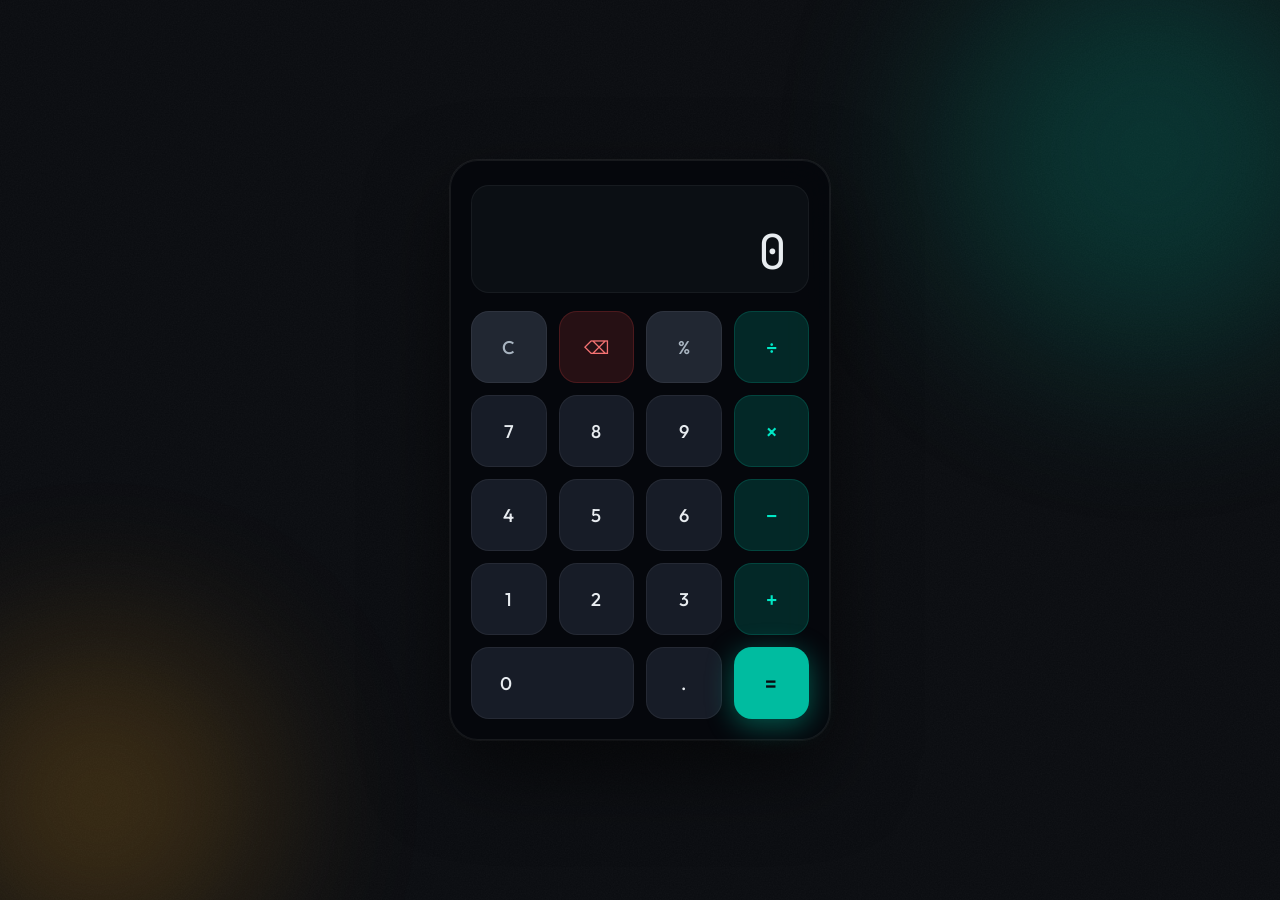
<file: index.html>
<!DOCTYPE html>
<html lang="en">
<head>
  <meta charset="UTF-8" />
  <meta name="viewport" content="width=device-width, initial-scale=1.0" />
  <title>Calculator</title>
  <link rel="stylesheet" href="style.css" />
  <link rel="preconnect" href="https://fonts.googleapis.com" />
  <link rel="preconnect" href="https://fonts.gstatic.com" crossorigin />
  <link href="https://fonts.googleapis.com/css2?family=Outfit:wght@300;400;500;600&family=JetBrains+Mono:wght@300;400;500&display=swap" rel="stylesheet" />
</head>
<body>

    <main class="calculator-wrapper" aria-label="Calculator Application">
    <div class="glow glow--teal"  aria-hidden="true"></div>
    <div class="glow glow--amber" aria-hidden="true"></div>
    <section class="calculator" role="application" aria-label="Calculator">

      <div class="display" aria-live="polite" aria-label="Calculator display">
      
        <div class="display__history" id="history" aria-label="Expression history"></div>
        <div class="display__value"  id="display">0</div>
      </div>
      <div class="btn-grid" role="group" aria-label="Calculator buttons">

        <button class="btn btn--util"   data-action="clear"   aria-label="Clear all">C</button>
        <button class="btn btn--delete" data-action="delete"  aria-label="Delete last digit">⌫</button>
        <button class="btn btn--util"   data-action="percent" aria-label="Percentage">%</button>
        <button class="btn btn--op"     data-action="divide"  aria-label="Divide">÷</button>


        <button class="btn btn--num"   data-action="num" data-value="7" aria-label="7">7</button>
        <button class="btn btn--num"   data-action="num" data-value="8" aria-label="8">8</button>
        <button class="btn btn--num"   data-action="num" data-value="9" aria-label="9">9</button>
        <button class="btn btn--op"    data-action="multiply" aria-label="Multiply">×</button>

        <button class="btn btn--num"   data-action="num" data-value="4" aria-label="4">4</button>
        <button class="btn btn--num"   data-action="num" data-value="5" aria-label="5">5</button>
        <button class="btn btn--num"   data-action="num" data-value="6" aria-label="6">6</button>
        <button class="btn btn--op"    data-action="subtract" aria-label="Subtract">−</button>

        <button class="btn btn--num"   data-action="num" data-value="1" aria-label="1">1</button>
        <button class="btn btn--num"   data-action="num" data-value="2" aria-label="2">2</button>
        <button class="btn btn--num"   data-action="num" data-value="3" aria-label="3">3</button>
        <button class="btn btn--op"    data-action="add" aria-label="Add">+</button>

        <button class="btn btn--num btn--zero" data-action="num" data-value="0" aria-label="0">0</button>
        <button class="btn btn--num"    data-action="decimal" aria-label="Decimal point">.</button>
        <button class="btn btn--eq"     data-action="equals"  aria-label="Equals">=</button>

      </div>

    </section>

  </main>
  <script src="script.js"></script>
</body>
</html>
</file>
<file: style.css>
:root {
  --bg-page:       #090b0f;
  --bg-card:       rgba(4, 7, 12, 0.82);
  --bg-display:    rgba(13, 17, 23, 0.9);

  --btn-util:      rgba(42, 48, 62, 0.80);
  --btn-num:       rgba(28, 33, 45, 0.85);
  --btn-op:        rgba(0, 188, 160, 0.18);
  --btn-eq:        #00bca0;


  --accent-teal:   #00bca0;
  --accent-amber:  #f5a623;
  --accent-op-txt: #00e8c6;


  --txt-primary:   #e8ecf0;
  --txt-secondary: #6b7585;
  --txt-util:      #a8b4c0;
  --txt-op:        var(--accent-op-txt);
  --txt-eq:        #0a0c10;

  --border-card:   rgba(255, 255, 255, 0.07);
  --border-btn:    rgba(255, 255, 255, 0.06);

 
  --shadow-card:   0 32px 80px rgba(0, 0, 0, 0.55), 0 0 0 1px var(--border-card);
  --shadow-btn:    0 4px 14px rgba(0, 0, 0, 0.35);
  --shadow-eq:     0 6px 28px rgba(0, 188, 160, 0.45);

 
  --r-card: 28px;
  --r-btn:  18px;

  
  --t-fast: 110ms ease;
  --t-mid:  200ms cubic-bezier(.4, 0, .2, 1);
}

*, *::before, *::after { box-sizing: border-box; margin: 0; padding: 0; }

html { font-size: 16px; }

body {
  min-height: 100dvh;
  display: flex;
  align-items: center;
  justify-content: center;
  background-color: var(--bg-page);
  font-family: 'Outfit', sans-serif;
 
  background-image: url("data:image/svg+xml,%3Csvg xmlns='http://www.w3.org/2000/svg' width='300' height='300'%3E%3Cfilter id='n'%3E%3CfeTurbulence type='fractalNoise' baseFrequency='0.75' numOctaves='4' stitchTiles='stitch'/%3E%3CfeColorMatrix type='saturate' values='0'/%3E%3C/filter%3E%3Crect width='300' height='300' filter='url(%23n)' opacity='0.04'/%3E%3C/svg%3E");
  overflow: hidden;
}


.calculator-wrapper {
  position: relative;
  display: flex;
  align-items: center;
  justify-content: center;
  padding: 24px;
  width: 100%;
}


.glow {
  position: fixed;
  border-radius: 50%;
  filter: blur(90px);
  pointer-events: none;
  z-index: 0;
  opacity: 0.22;
}
.glow--teal  { width: 420px; height: 420px; background: var(--accent-teal);  top: -60px;  right: -80px; }
.glow--amber { width: 320px; height: 320px; background: var(--accent-amber); bottom: -60px; left: -60px; }


.calculator {
  position: relative;
  z-index: 1;
  width: 100%;
  max-width: 380px;
  background: var(--bg-card);
  border-radius: var(--r-card);
  border: 1px solid var(--border-card);
  box-shadow: var(--shadow-card);
  backdrop-filter: blur(24px) saturate(1.4);
  -webkit-backdrop-filter: blur(24px) saturate(1.4);
  padding: 24px 20px 20px;

 
  animation: cardIn 0.5s cubic-bezier(.22,1,.36,1) both;
}

@keyframes cardIn {
  from { opacity: 0; transform: translateY(24px) scale(0.97); }
  to   { opacity: 1; transform: translateY(0)    scale(1);    }
}

.display {
  background: var(--bg-display);
  border-radius: 18px;
  border: 1px solid rgba(255,255,255,0.05);
  padding: 20px 22px 16px;
  margin-bottom: 18px;
  min-height: 108px;
  display: flex;
  flex-direction: column;
  justify-content: flex-end;
  align-items: flex-end;
  overflow: hidden;
}

.display__history {
  font-family: 'JetBrains Mono', monospace;
  font-size: 0.82rem;
  font-weight: 300;
  color: var(--txt-secondary);
  letter-spacing: 0.03em;
  min-height: 22px;
  text-align: right;
  width: 100%;
  white-space: nowrap;
  overflow: hidden;
  text-overflow: ellipsis;
  transition: color var(--t-mid);
}

.display__value {
  font-family: 'JetBrains Mono', monospace;
  font-size: 3rem;
  font-weight: 400;
  color: var(--txt-primary);
  letter-spacing: -0.03em;
  line-height: 1;
  text-align: right;
  width: 100%;
  white-space: nowrap;
  overflow: hidden;
  text-overflow: ellipsis;
  transition: font-size var(--t-fast), color var(--t-mid);
}

.display__value.shrink-1 { font-size: 2.2rem; }
.display__value.shrink-2 { font-size: 1.6rem; }

.display__value.result-flash { color: var(--accent-teal); }

.btn-grid {
  display: grid;
  grid-template-columns: repeat(4, 1fr);
  gap: 12px;
}

.btn {
  position: relative;
  border: 1px solid var(--border-btn);
  border-radius: var(--r-btn);
  cursor: pointer;
  font-family: 'Outfit', sans-serif;
  font-size: 1.15rem;
  font-weight: 500;
  height: 72px;
  display: flex;
  align-items: center;
  justify-content: center;
  user-select: none;
  -webkit-tap-highlight-color: transparent;
  overflow: hidden;

  transition:
    background var(--t-mid),
    transform  var(--t-fast),
    box-shadow var(--t-mid),
    border-color var(--t-mid);
}

.btn::after {
  content: '';
  position: absolute;
  inset: 0;
  background: white;
  opacity: 0;
  border-radius: inherit;
  transition: opacity var(--t-fast);
}
.btn:active::after { opacity: 0.08; }


.btn--util {
  background: var(--btn-util);
  color: var(--txt-util);
}
.btn--util:hover {
  background: rgba(58, 66, 84, 0.90);
  border-color: rgba(255,255,255,0.12);
  box-shadow: var(--shadow-btn);
  transform: translateY(-2px);
}
.btn--util:active { transform: translateY(0) scale(0.96); }


.btn--num {
  background: var(--btn-num);
  color: var(--txt-primary);
}
.btn--num:hover {
  background: rgba(40, 47, 62, 0.95);
  border-color: rgba(255,255,255,0.10);
  box-shadow: var(--shadow-btn);
  transform: translateY(-2px);
}
.btn--num:active { transform: translateY(0) scale(0.96); }


.btn--zero {
  grid-column: span 2;
  justify-content: flex-start;
  padding-left: 28px;
}


.btn--op {
  background: var(--btn-op);
  color: var(--txt-op);
  border-color: rgba(0, 188, 160, 0.20);
  font-size: 1.3rem;
}
.btn--op:hover {
  background: rgba(0, 188, 160, 0.28);
  border-color: rgba(0, 188, 160, 0.40);
  box-shadow: 0 4px 18px rgba(0, 188, 160, 0.22);
  transform: translateY(-2px);
}
.btn--op:active { transform: translateY(0) scale(0.96); }

.btn--op.active {
  background: rgba(0, 188, 160, 0.32);
  border-color: var(--accent-teal);
  box-shadow: 0 0 0 2px rgba(0,188,160,0.35);
  color: #fff;
}


.btn--delete {
  background: rgba(245, 75, 75, 0.14);
  color: #f57373;
  border-color: rgba(245, 75, 75, 0.18);
  font-size: 1.1rem;
}
.btn--delete:hover {
  background: rgba(245, 75, 75, 0.25);
  border-color: rgba(245, 75, 75, 0.38);
  box-shadow: 0 4px 18px rgba(245, 75, 75, 0.20);
  transform: translateY(-2px);
}
.btn--delete:active { transform: translateY(0) scale(0.96); }


.btn--eq {
  background: var(--btn-eq);
  color: var(--txt-eq);
  border-color: transparent;
  font-size: 1.3rem;
  font-weight: 600;
  box-shadow: var(--shadow-eq);
}
.btn--eq:hover {
  background: #00d4b6;
  box-shadow: 0 8px 36px rgba(0, 188, 160, 0.60);
  transform: translateY(-3px);
}
.btn--eq:active { transform: translateY(0) scale(0.96); box-shadow: var(--shadow-eq); }

.display__value.error { color: #f57373; font-size: 1.6rem; }

@media (max-width: 420px) {
  .calculator { padding: 18px 14px 16px; }
  .btn-grid   { gap: 9px; }
  .btn        { height: 64px; font-size: 1.05rem; border-radius: 16px; }
  .display__value { font-size: 2.6rem; }
  .glow       { display: none; }
}

@media (max-width: 340px) {
  .btn        { height: 58px; font-size: 0.95rem; }
  .display__value { font-size: 2rem; }
}

.btn:focus-visible {
  outline: 2px solid var(--accent-teal);
  outline-offset: 3px;
}
</file>
